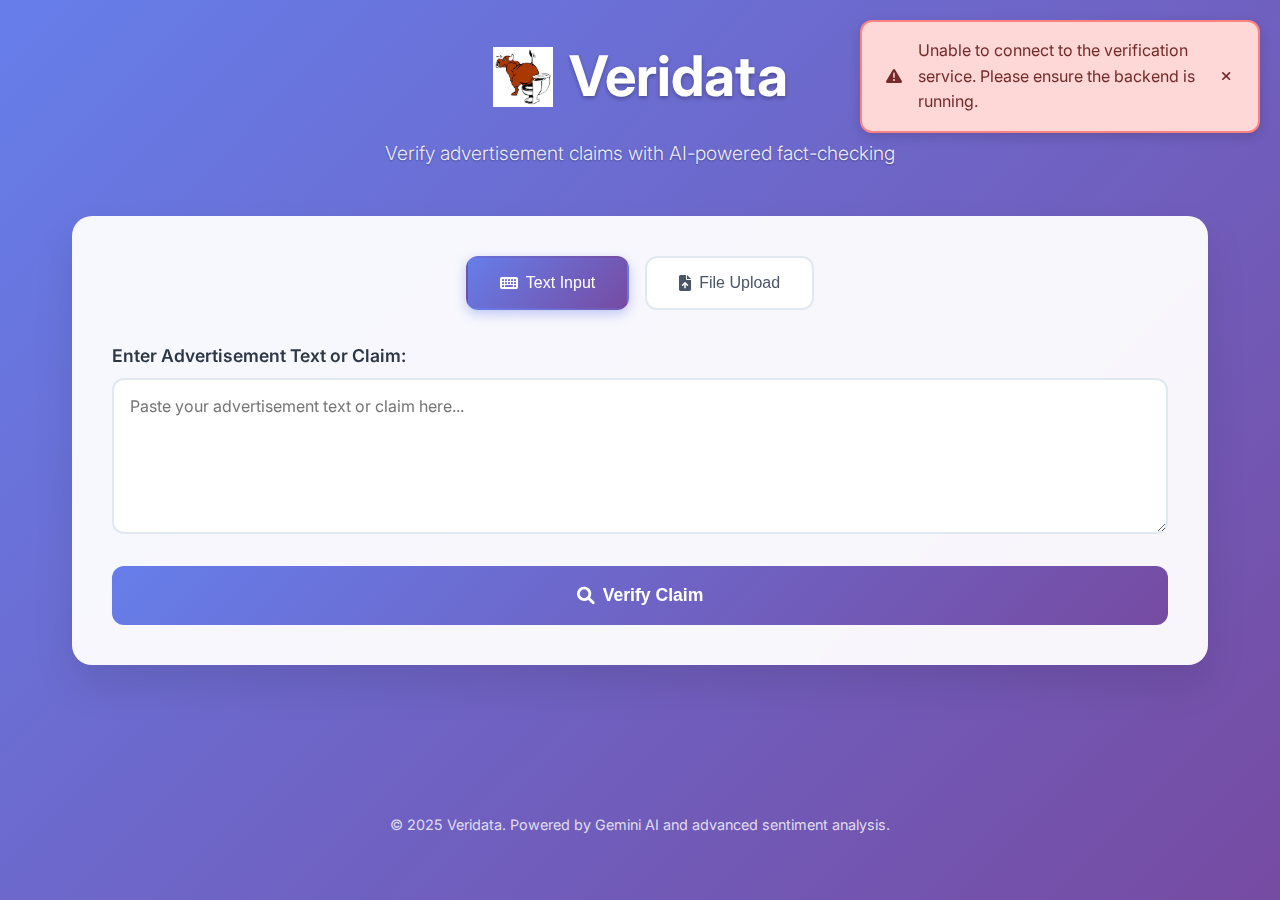
<file: frontend/index.html>
<!DOCTYPE html>
<html lang="en">
<head>
    <meta charset="UTF-8">
    <meta name="viewport" content="width=device-width, initial-scale=1.0">
    <title>Veridata - Advertisement Verification v2</title>
    <link rel="stylesheet" href="styles.css">
    <link href="https://fonts.googleapis.com/css2?family=Inter:wght@300;400;500;600;700&display=swap" rel="stylesheet">
    <link rel="stylesheet" href="https://cdnjs.cloudflare.com/ajax/libs/font-awesome/6.0.0/css/all.min.css">
</head>
<body>
    <div class="container">
        <!-- Header -->
        <header class="header">
            <a href="landing.html" class="logo" id="main-logo" style="text-decoration: none !important;">
                <img src="bullshit.jpg?v=3" alt="Veridata Logo" style="display: block !important; width: 60px !important; height: 60px !important;">
                <h1 style="text-decoration: none !important;">Veridata</h1>
            </a>
            <p class="tagline">Verify advertisement claims with AI-powered fact-checking</p>
        </header>

        <!-- Main Content -->
        <main class="main-content">
            <!-- Input Section -->
            <section class="input-section">
                <div class="input-toggle">
                    <button class="toggle-btn active" id="text-toggle">
                        <i class="fas fa-keyboard"></i>
                        Text Input
                    </button>
                    <button class="toggle-btn" id="file-toggle">
                        <i class="fas fa-file-upload"></i>
                        File Upload
                    </button>
                </div>

                <!-- Text Input Form -->
                <div class="input-form" id="text-form">
                    <form id="text-verification-form">
                        <div class="form-group">
                            <label for="advertisement-text">Enter Advertisement Text or Claim:</label>
                            <textarea 
                                id="advertisement-text" 
                                name="text" 
                                placeholder="Paste your advertisement text or claim here..."
                                rows="6"
                                required
                            ></textarea>
                        </div>
                        <button type="submit" class="verify-btn">
                            <i class="fas fa-search"></i>
                            Verify Claim
                        </button>
                    </form>
                </div>

                <!-- File Upload Form -->
                <div class="input-form hidden" id="file-form">
                    <form id="file-verification-form">
                        <div class="form-group">
                            <label for="advertisement-file">Upload Advertisement File:</label>
                            <div class="file-upload-area" id="file-upload-area">
                                <i class="fas fa-cloud-upload-alt"></i>
                                <p>Drag and drop your file here or click to browse</p>
                                <input type="file" id="advertisement-file" name="file" accept=".txt,.doc,.docx,.pdf" hidden>
                            </div>
                            <div class="file-info" id="file-info"></div>
                        </div>
                        <button type="submit" class="verify-btn">
                            <i class="fas fa-search"></i>
                            Verify File
                        </button>
                    </form>
                </div>
            </section>

            <!-- Loading Indicator -->
            <div class="loading" id="loading">
                <div class="loading-spinner"></div>
                <p>Analyzing advertisement claims...</p>
            </div>

            <!-- Results Section -->
            <section class="results-section" id="results-section">
                <h2>Verification Results</h2>
                
                <!-- Original Text -->
                <div class="result-card">
                    <h3><i class="fas fa-file-alt"></i> Original Text</h3>
                    <div class="original-text" id="original-text"></div>
                </div>

                <!-- Verification Status -->
                <div class="result-card">
                    <h3><i class="fas fa-check-circle"></i> Verification Status</h3>
                    <div class="verification-status" id="verification-status"></div>
                </div>

                <!-- Credibility Score -->
                <div class="result-card">
                    <h3><i class="fas fa-star"></i> Credibility Score</h3>
                    <div class="credibility-score">
                        <div class="score-circle" id="score-circle">
                            <span class="score-value" id="score-value">0%</span>
                        </div>
                        <div class="score-description" id="score-description"></div>
                    </div>
                </div>

                <!-- Sentiment Analysis -->
                <div class="result-card">
                    <h3><i class="fas fa-heart"></i> Sentiment Analysis</h3>
                    <div class="sentiment-analysis" id="sentiment-analysis"></div>
                </div>

                <!-- Fact Check Details -->
                <div class="result-card">
                    <h3><i class="fas fa-search"></i> Detailed Analysis</h3>
                    <div class="fact-check-details" id="fact-check-details"></div>
                </div>

                <!-- Recommendations -->
                <div class="result-card">
                    <h3><i class="fas fa-lightbulb"></i> Recommendations</h3>
                    <div class="recommendations" id="recommendations"></div>
                </div>
            </section>
        </main>

        <!-- Footer -->
        <footer class="footer">
            <p>&copy; 2025 Veridata. Powered by Gemini AI and advanced sentiment analysis.</p>
        </footer>
    </div>

    <script src="script.js"></script>
</body>
</html>
</file>
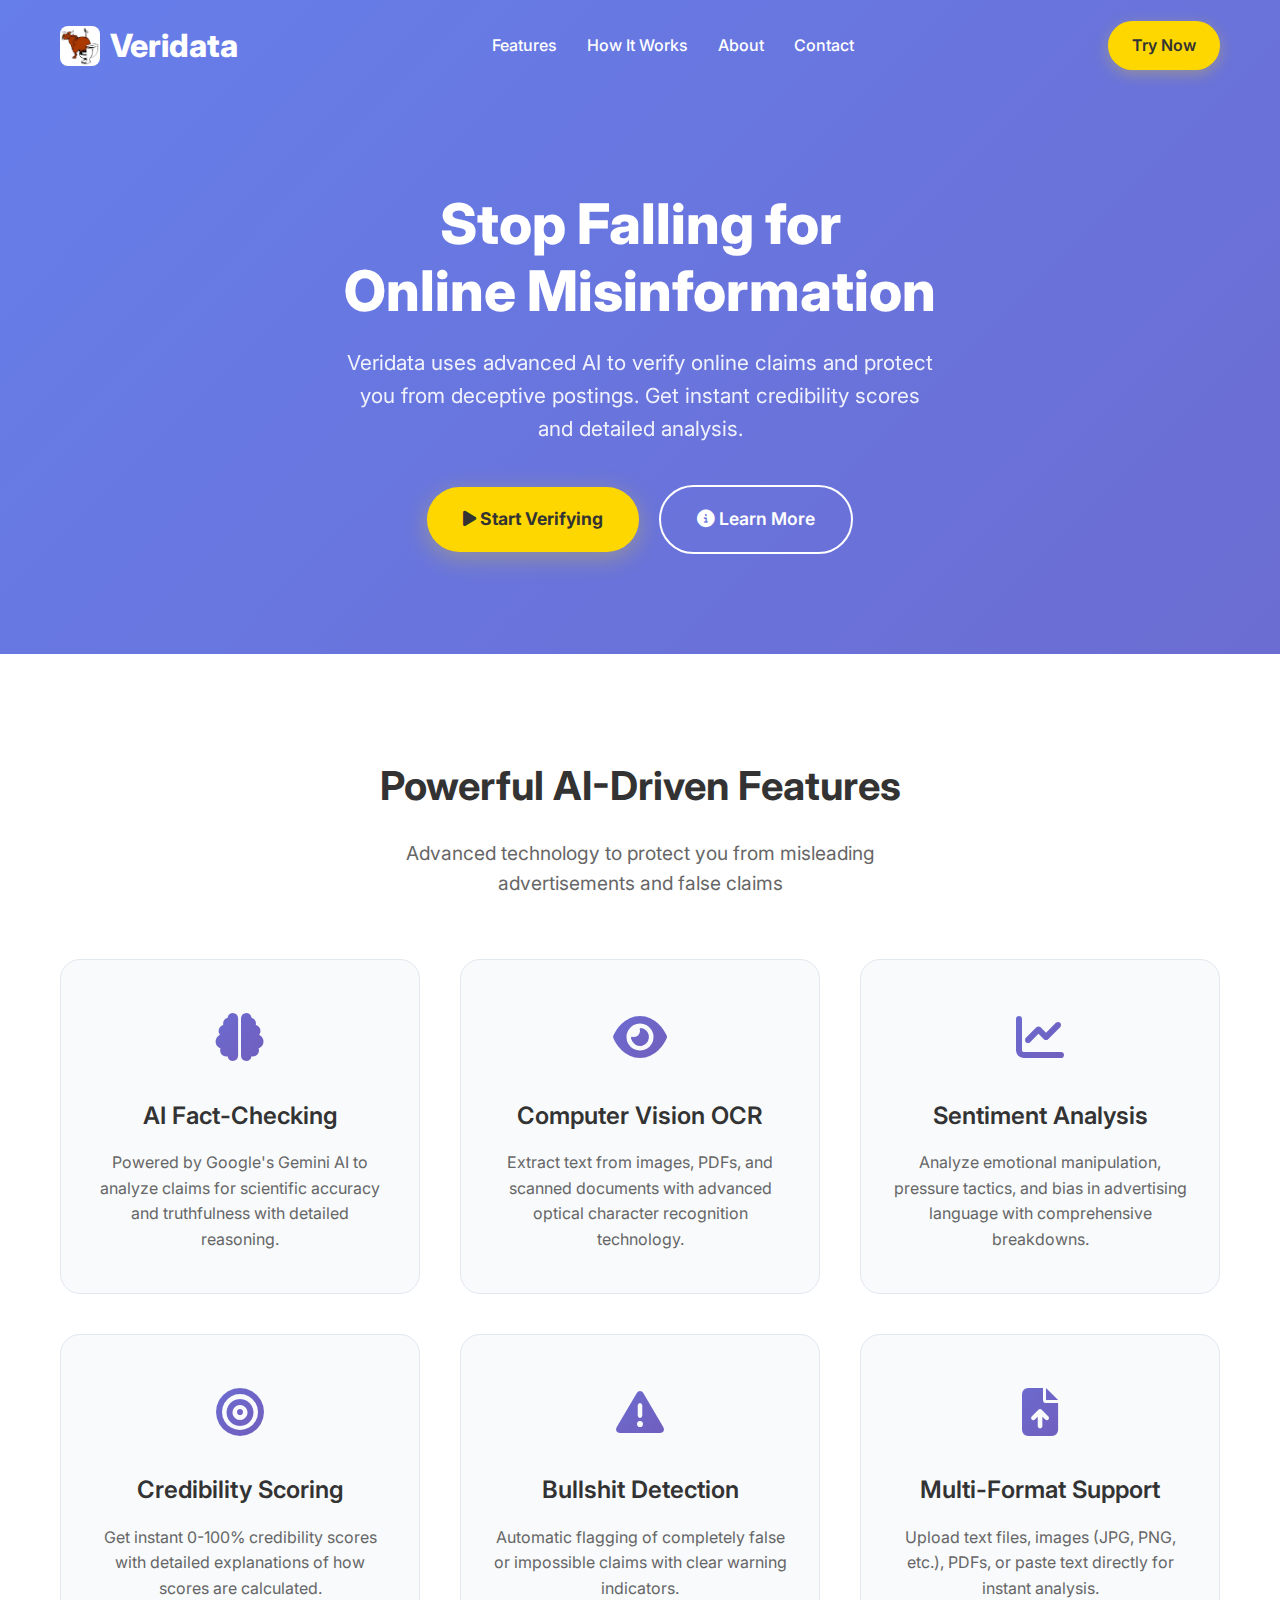
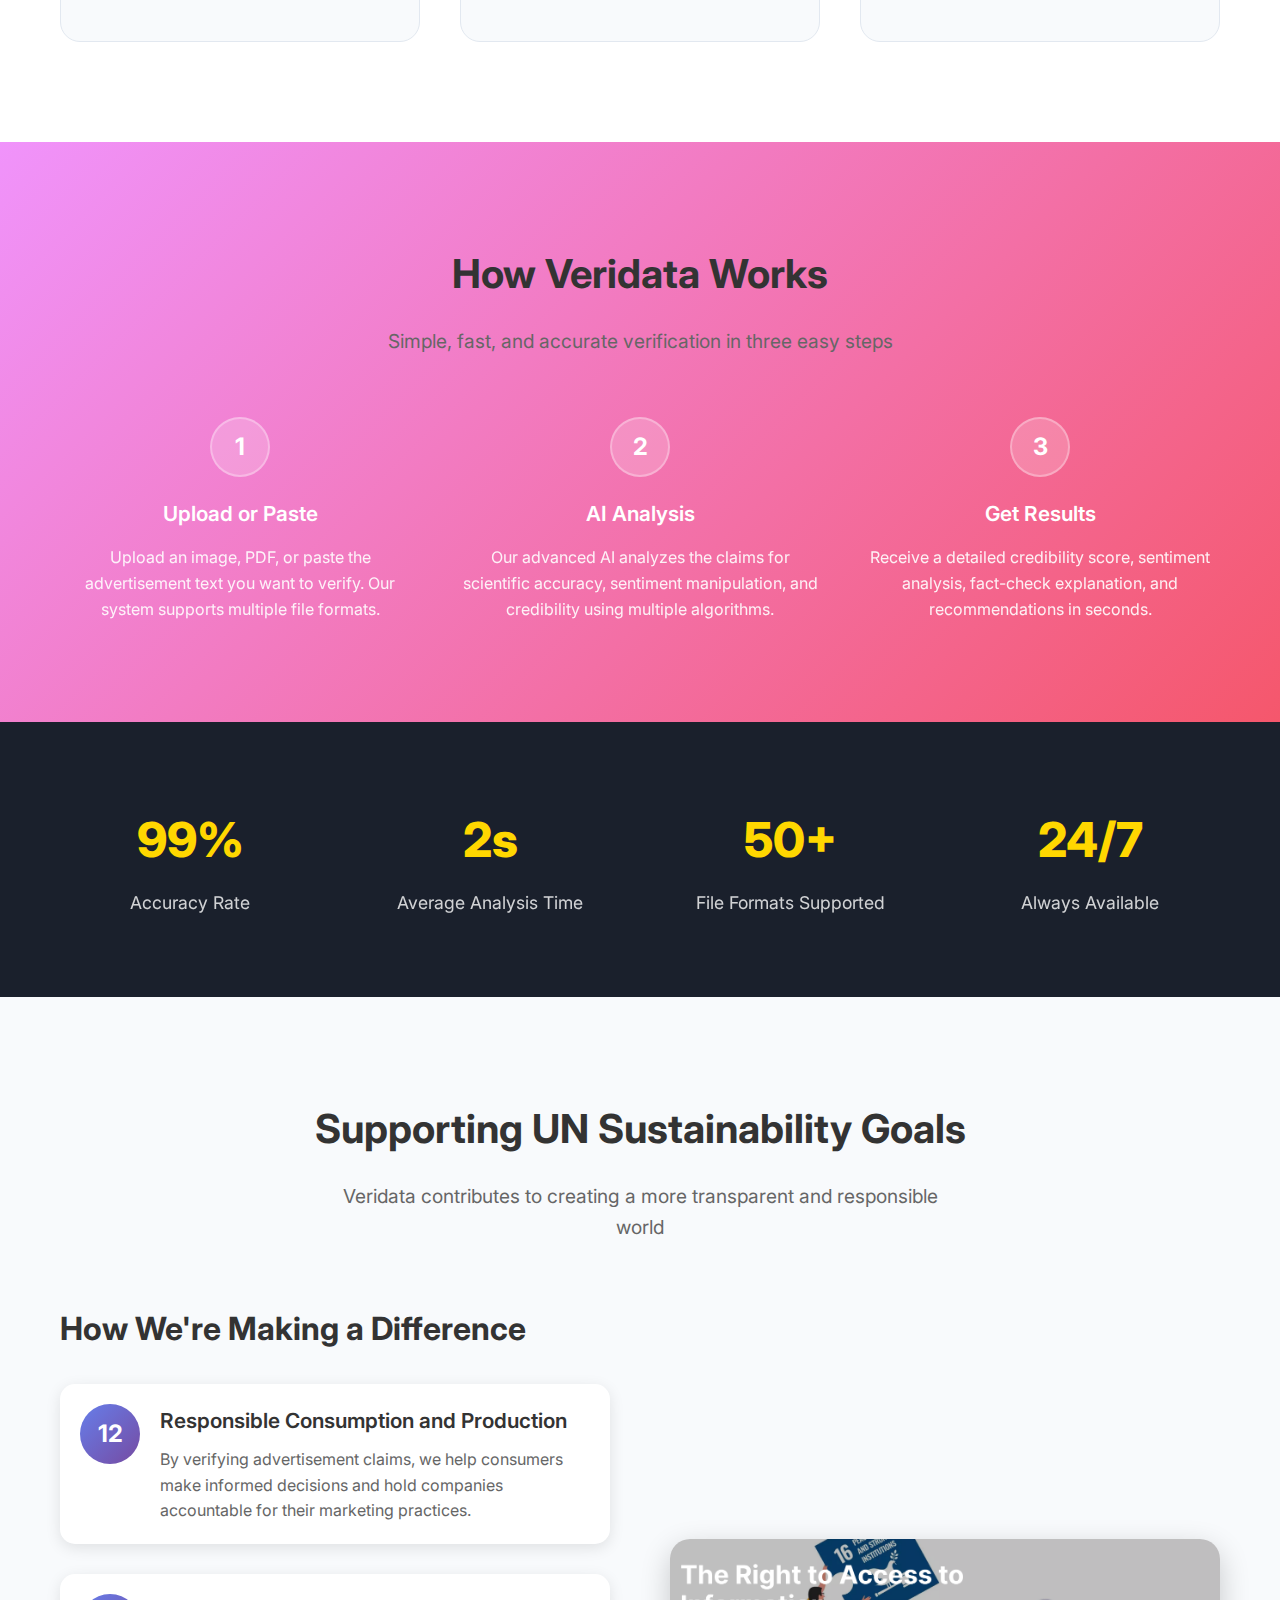
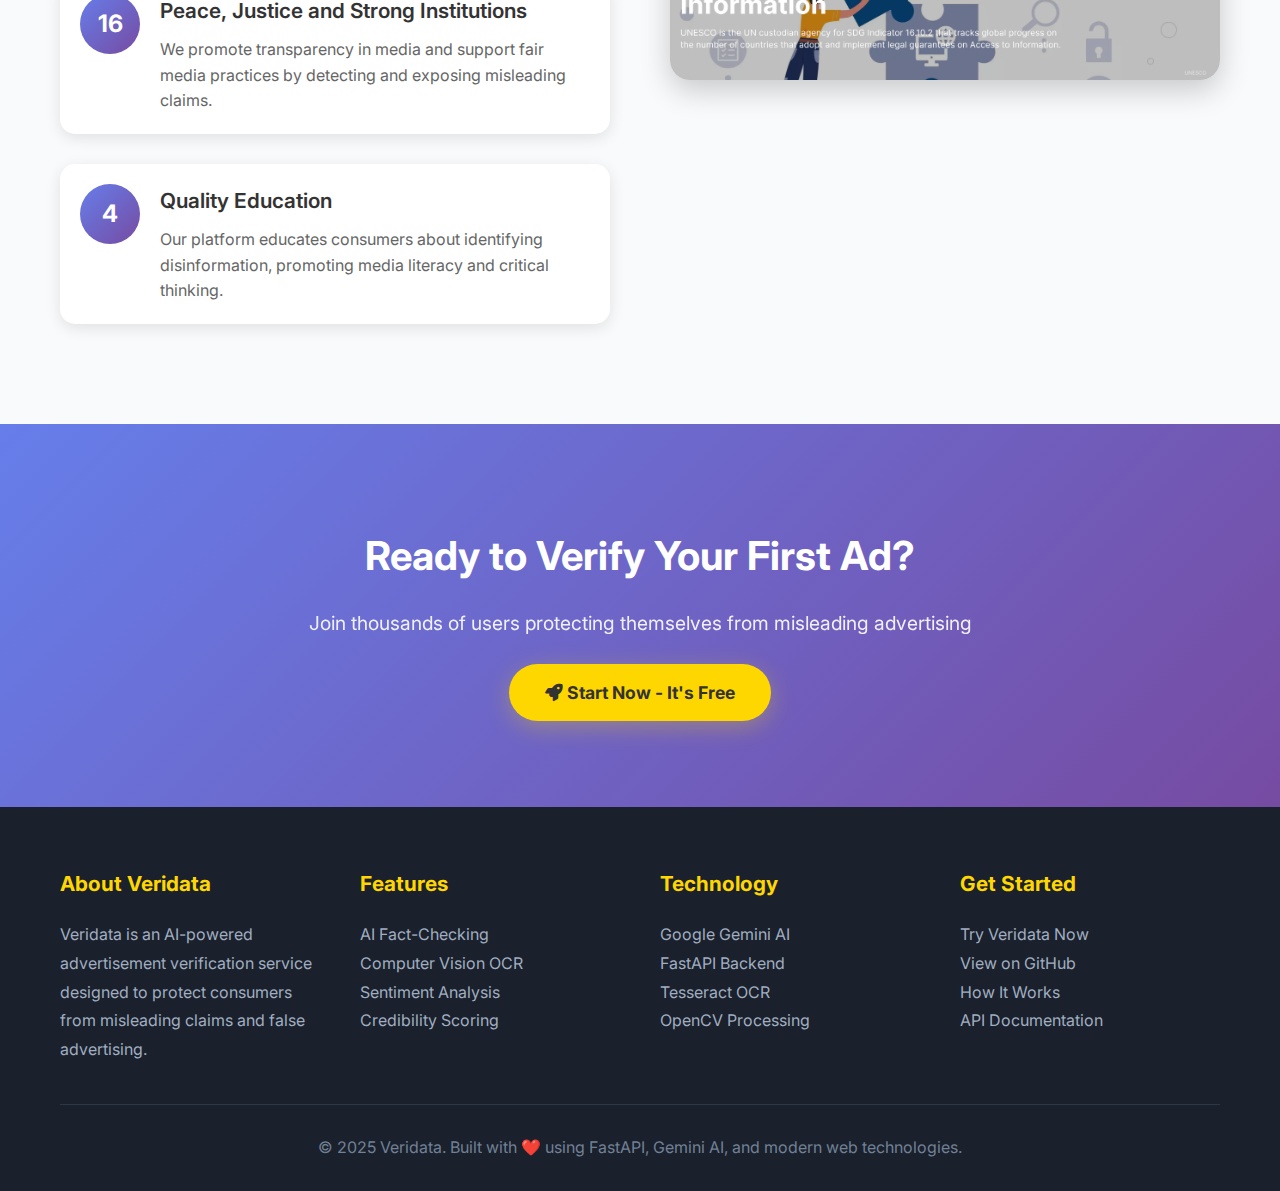
<file: frontend/landing.html>
<!DOCTYPE html>
<html lang="en">
<head>
    <meta charset="UTF-8">
    <meta name="viewport" content="width=device-width, initial-scale=1.0">
    <title>Veridata - AI-Powered Advertisement Verification</title>
    <meta name="description" content="Verify advertisement claims with AI-powered fact-checking and sentiment analysis. Protect yourself from misleading advertising with Veridata.">
    <link rel="stylesheet" href="https://cdnjs.cloudflare.com/ajax/libs/font-awesome/6.4.0/css/all.min.css">
    <link href="https://fonts.googleapis.com/css2?family=Inter:wght@300;400;500;600;700;800&display=swap" rel="stylesheet">
    <style>
        * {
            margin: 0;
            padding: 0;
            box-sizing: border-box;
        }

        body {
            font-family: 'Inter', sans-serif;
            line-height: 1.6;
            color: #333;
            background: linear-gradient(135deg, #667eea 0%, #764ba2 100%);
            min-height: 100vh;
        }

        .container {
            max-width: 1200px;
            margin: 0 auto;
            padding: 0 20px;
        }

        /* Header */
        header {
            padding: 20px 0;
            position: relative;
            z-index: 1000;
        }

        .header-content {
            display: flex;
            justify-content: space-between;
            align-items: center;
        }

        .logo {
            font-size: 2rem;
            font-weight: 800;
            color: white;
            text-decoration: none;
            display: flex;
            align-items: center;
            gap: 10px;
        }

        .logo img {
            height: 40px;
            width: 40px;
            object-fit: cover;
            border-radius: 8px;
        }

        .nav-links {
            display: flex;
            gap: 30px;
            list-style: none;
        }

        .nav-links a {
            color: white;
            text-decoration: none;
            font-weight: 500;
            transition: color 0.3s ease;
        }

        .nav-links a:hover {
            color: #ffd700;
        }

        .cta-button {
            background: #ffd700;
            color: #333;
            padding: 12px 24px;
            border-radius: 50px;
            text-decoration: none;
            font-weight: 600;
            transition: all 0.3s ease;
            box-shadow: 0 4px 15px rgba(255, 215, 0, 0.3);
        }

        .cta-button:hover {
            background: #ffed4a;
            transform: translateY(-2px);
            box-shadow: 0 6px 20px rgba(255, 215, 0, 0.4);
        }

        /* Hero Section */
        .hero {
            padding: 100px 0;
            text-align: center;
            color: white;
        }

        .hero h1 {
            font-size: 3.5rem;
            font-weight: 800;
            margin-bottom: 20px;
            line-height: 1.2;
        }

        .hero .subtitle {
            font-size: 1.3rem;
            margin-bottom: 40px;
            opacity: 0.9;
            max-width: 600px;
            margin-left: auto;
            margin-right: auto;
        }

        .hero-cta {
            display: flex;
            gap: 20px;
            justify-content: center;
            align-items: center;
            flex-wrap: wrap;
            margin-top: 40px;
        }

        .primary-cta {
            background: #ffd700;
            color: #333;
            padding: 18px 36px;
            border-radius: 50px;
            text-decoration: none;
            font-weight: 700;
            font-size: 1.1rem;
            transition: all 0.3s ease;
            box-shadow: 0 6px 25px rgba(255, 215, 0, 0.3);
        }

        .primary-cta:hover {
            background: #ffed4a;
            transform: translateY(-3px);
            box-shadow: 0 8px 30px rgba(255, 215, 0, 0.4);
        }

        .secondary-cta {
            color: white;
            padding: 18px 36px;
            border: 2px solid white;
            border-radius: 50px;
            text-decoration: none;
            font-weight: 600;
            font-size: 1.1rem;
            transition: all 0.3s ease;
        }

        .secondary-cta:hover {
            background: white;
            color: #667eea;
        }

        /* Features Section */
        .features {
            background: white;
            padding: 100px 0;
        }

        .section-title {
            text-align: center;
            font-size: 2.5rem;
            font-weight: 700;
            margin-bottom: 20px;
            color: #333;
        }

        .section-subtitle {
            text-align: center;
            font-size: 1.2rem;
            color: #666;
            margin-bottom: 60px;
            max-width: 600px;
            margin-left: auto;
            margin-right: auto;
        }

        .features-grid {
            display: grid;
            grid-template-columns: repeat(auto-fit, minmax(300px, 1fr));
            gap: 40px;
            margin-top: 60px;
        }

        .feature-card {
            background: #f8fafc;
            padding: 40px 30px;
            border-radius: 20px;
            text-align: center;
            transition: all 0.3s ease;
            border: 1px solid #e2e8f0;
        }

        .feature-card:hover {
            transform: translateY(-10px);
            box-shadow: 0 20px 40px rgba(0,0,0,0.1);
        }

        .feature-icon {
            font-size: 3rem;
            margin-bottom: 20px;
            background: linear-gradient(135deg, #667eea, #764ba2);
            -webkit-background-clip: text;
            -webkit-text-fill-color: transparent;
            background-clip: text;
        }

        .feature-card h3 {
            font-size: 1.5rem;
            font-weight: 600;
            margin-bottom: 15px;
            color: #333;
        }

        .feature-card p {
            color: #666;
            line-height: 1.6;
        }

        /* How It Works */
        .how-it-works {
            background: linear-gradient(135deg, #f093fb 0%, #f5576c 100%);
            padding: 100px 0;
            color: white;
        }

        .steps {
            display: grid;
            grid-template-columns: repeat(auto-fit, minmax(250px, 1fr));
            gap: 40px;
            margin-top: 60px;
        }

        .step {
            text-align: center;
            position: relative;
        }

        .step-number {
            width: 60px;
            height: 60px;
            background: rgba(255,255,255,0.2);
            border-radius: 50%;
            display: flex;
            align-items: center;
            justify-content: center;
            font-size: 1.5rem;
            font-weight: 700;
            margin: 0 auto 20px;
            border: 2px solid rgba(255,255,255,0.3);
        }

        .step h3 {
            font-size: 1.3rem;
            margin-bottom: 15px;
            font-weight: 600;
        }

        .step p {
            opacity: 0.9;
            line-height: 1.6;
        }

        /* Stats Section */
        .stats {
            background: #1a202c;
            padding: 80px 0;
            color: white;
        }

        .stats-grid {
            display: grid;
            grid-template-columns: repeat(auto-fit, minmax(200px, 1fr));
            gap: 40px;
            text-align: center;
        }

        .stat-item h3 {
            font-size: 3rem;
            font-weight: 800;
            color: #ffd700;
            margin-bottom: 10px;
        }

        .stat-item p {
            font-size: 1.1rem;
            opacity: 0.8;
        }

        /* UN Goals Section */
        .un-goals {
            background: #f8fafc;
            padding: 100px 0;
        }

        .un-goals-content {
            display: grid;
            grid-template-columns: 1fr 1fr;
            gap: 60px;
            align-items: center;
            margin-top: 60px;
        }

        .un-goals-text h3 {
            font-size: 2rem;
            font-weight: 700;
            margin-bottom: 30px;
            color: #333;
        }

        .goal-items {
            display: flex;
            flex-direction: column;
            gap: 30px;
        }

        .goal-item {
            display: flex;
            align-items: flex-start;
            gap: 20px;
            padding: 20px;
            background: white;
            border-radius: 15px;
            box-shadow: 0 4px 15px rgba(0,0,0,0.1);
            transition: transform 0.3s ease;
        }

        .goal-item:hover {
            transform: translateY(-5px);
        }

        .goal-number {
            min-width: 60px;
            height: 60px;
            background: linear-gradient(135deg, #667eea, #764ba2);
            color: white;
            border-radius: 50%;
            display: flex;
            align-items: center;
            justify-content: center;
            font-size: 1.5rem;
            font-weight: 700;
            flex-shrink: 0;
        }

        .goal-description h4 {
            font-size: 1.3rem;
            font-weight: 600;
            margin-bottom: 10px;
            color: #333;
        }

        .goal-description p {
            color: #666;
            line-height: 1.6;
        }

        .un-goals-image {
            text-align: center;
        }

        .un-goals-image img {
            max-width: 100%;
            height: auto;
            border-radius: 20px;
            box-shadow: 0 10px 30px rgba(0,0,0,0.2);
        }

        /* CTA Section */
        .final-cta {
            background: linear-gradient(135deg, #667eea 0%, #764ba2 100%);
            padding: 100px 0;
            text-align: center;
            color: white;
        }

        .final-cta h2 {
            font-size: 2.5rem;
            font-weight: 700;
            margin-bottom: 20px;
        }

        .final-cta p {
            font-size: 1.2rem;
            margin-bottom: 40px;
            opacity: 0.9;
        }

        /* Footer */
        footer {
            background: #1a202c;
            padding: 60px 0 30px;
            color: white;
        }

        .footer-content {
            display: grid;
            grid-template-columns: repeat(auto-fit, minmax(250px, 1fr));
            gap: 40px;
            margin-bottom: 40px;
        }

        .footer-section h3 {
            font-size: 1.3rem;
            margin-bottom: 20px;
            color: #ffd700;
        }

        .footer-section p, .footer-section a {
            color: #a0aec0;
            text-decoration: none;
            line-height: 1.8;
        }

        .footer-section a:hover {
            color: #ffd700;
        }

        .footer-bottom {
            border-top: 1px solid #2d3748;
            padding-top: 30px;
            text-align: center;
            color: #718096;
        }

        /* Responsive Design */
        @media (max-width: 768px) {
            .nav-links {
                display: none;
            }

            .hero h1 {
                font-size: 2.5rem;
            }

            .hero .subtitle {
                font-size: 1.1rem;
            }

            .hero-cta {
                flex-direction: column;
            }

            .section-title {
                font-size: 2rem;
            }

            .features-grid {
                grid-template-columns: 1fr;
            }

            .steps {
                grid-template-columns: 1fr;
            }

            .un-goals-content {
                grid-template-columns: 1fr;
                gap: 40px;
            }

            .un-goals-text h3 {
                font-size: 1.5rem;
            }

            .goal-item {
                flex-direction: column;
                text-align: center;
                gap: 15px;
            }
        }

        /* Animation */
        @keyframes fadeInUp {
            from {
                opacity: 0;
                transform: translateY(30px);
            }
            to {
                opacity: 1;
                transform: translateY(0);
            }
        }

        .animate-on-scroll {
            animation: fadeInUp 0.8s ease-out;
        }
    </style>
</head>
<body>
    <!-- Header -->
    <header>
        <div class="container">
            <div class="header-content">
                <a href="#" class="logo">
                    <img src="bullshit.jpg" alt="Veridata Logo">
                    <span>Veridata</span>
                </a>
                <nav>
                    <ul class="nav-links">
                        <li><a href="#features">Features</a></li>
                        <li><a href="#how-it-works">How It Works</a></li>
                        <li><a href="#about">About</a></li>
                        <li><a href="#contact">Contact</a></li>
                    </ul>
                </nav>
                                    <a href="index.html" class="cta-button">Try Now</a>
            </div>
        </div>
    </header>

    <!-- Hero Section -->
    <section class="hero">
        <div class="container">
            <h1>Stop Falling for<br>Online Misinformation</h1>
            <p class="subtitle">Veridata uses advanced AI to verify online claims and protect you from deceptive postings. Get instant credibility scores and detailed analysis.</p>
            <div class="hero-cta">
                <a href="index.html" class="primary-cta">
                    <i class="fas fa-play"></i> Start Verifying
                </a>
                <a href="#how-it-works" class="secondary-cta">
                    <i class="fas fa-info-circle"></i> Learn More
                </a>
            </div>
        </div>
    </section>

    <!-- Features Section -->
    <section class="features" id="features">
        <div class="container">
            <h2 class="section-title">Powerful AI-Driven Features</h2>
            <p class="section-subtitle">Advanced technology to protect you from misleading advertisements and false claims</p>
            
            <div class="features-grid">
                <div class="feature-card">
                    <div class="feature-icon">
                        <i class="fas fa-brain"></i>
                    </div>
                    <h3>AI Fact-Checking</h3>
                    <p>Powered by Google's Gemini AI to analyze claims for scientific accuracy and truthfulness with detailed reasoning.</p>
                </div>

                <div class="feature-card">
                    <div class="feature-icon">
                        <i class="fas fa-eye"></i>
                    </div>
                    <h3>Computer Vision OCR</h3>
                    <p>Extract text from images, PDFs, and scanned documents with advanced optical character recognition technology.</p>
                </div>

                <div class="feature-card">
                    <div class="feature-icon">
                        <i class="fas fa-chart-line"></i>
                    </div>
                    <h3>Sentiment Analysis</h3>
                    <p>Analyze emotional manipulation, pressure tactics, and bias in advertising language with comprehensive breakdowns.</p>
                </div>

                <div class="feature-card">
                    <div class="feature-icon">
                        <i class="fas fa-bullseye"></i>
                    </div>
                    <h3>Credibility Scoring</h3>
                    <p>Get instant 0-100% credibility scores with detailed explanations of how scores are calculated.</p>
                </div>

                <div class="feature-card">
                    <div class="feature-icon">
                        <i class="fas fa-exclamation-triangle"></i>
                    </div>
                    <h3>Bullshit Detection</h3>
                    <p>Automatic flagging of completely false or impossible claims with clear warning indicators.</p>
                </div>

                <div class="feature-card">
                    <div class="feature-icon">
                        <i class="fas fa-file-upload"></i>
                    </div>
                    <h3>Multi-Format Support</h3>
                    <p>Upload text files, images (JPG, PNG, etc.), PDFs, or paste text directly for instant analysis.</p>
                </div>
            </div>
        </div>
    </section>

    <!-- How It Works -->
    <section class="how-it-works" id="how-it-works">
        <div class="container">
            <h2 class="section-title">How Veridata Works</h2>
            <p class="section-subtitle">Simple, fast, and accurate verification in three easy steps</p>
            
            <div class="steps">
                <div class="step">
                    <div class="step-number">1</div>
                    <h3>Upload or Paste</h3>
                    <p>Upload an image, PDF, or paste the advertisement text you want to verify. Our system supports multiple file formats.</p>
                </div>

                <div class="step">
                    <div class="step-number">2</div>
                    <h3>AI Analysis</h3>
                    <p>Our advanced AI analyzes the claims for scientific accuracy, sentiment manipulation, and credibility using multiple algorithms.</p>
                </div>

                <div class="step">
                    <div class="step-number">3</div>
                    <h3>Get Results</h3>
                    <p>Receive a detailed credibility score, sentiment analysis, fact-check explanation, and recommendations in seconds.</p>
                </div>
            </div>
        </div>
    </section>

    <!-- Stats Section -->
    <section class="stats">
        <div class="container">
            <div class="stats-grid">
                <div class="stat-item">
                    <h3>99%</h3>
                    <p>Accuracy Rate</p>
                </div>
                <div class="stat-item">
                    <h3>2s</h3>
                    <p>Average Analysis Time</p>
                </div>
                <div class="stat-item">
                    <h3>50+</h3>
                    <p>File Formats Supported</p>
                </div>
                <div class="stat-item">
                    <h3>24/7</h3>
                    <p>Always Available</p>
                </div>
            </div>
        </div>
    </section>

    <!-- UN Sustainability Goals -->
    <section class="un-goals">
        <div class="container">
            <h2 class="section-title">Supporting UN Sustainability Goals</h2>
            <p class="section-subtitle">Veridata contributes to creating a more transparent and responsible world</p>
            
            <div class="un-goals-content">
                <div class="un-goals-text">
                    <h3>How We're Making a Difference</h3>
                    <div class="goal-items">
                        <div class="goal-item">
                            <div class="goal-number">12</div>
                            <div class="goal-description">
                                <h4>Responsible Consumption and Production</h4>
                                <p>By verifying advertisement claims, we help consumers make informed decisions and hold companies accountable for their marketing practices.</p>
                            </div>
                        </div>
                        
                        <div class="goal-item">
                            <div class="goal-number">16</div>
                            <div class="goal-description">
                                <h4>Peace, Justice and Strong Institutions</h4>
                                <p>We promote transparency in media and support fair media practices by detecting and exposing misleading claims.</p>
                            </div>
                        </div>
                        
                        <div class="goal-item">
                            <div class="goal-number">4</div>
                            <div class="goal-description">
                                <h4>Quality Education</h4>
                                <p>Our platform educates consumers about identifying disinformation, promoting media literacy and critical thinking.</p>
                            </div>
                        </div>
                    </div>
                </div>
                
                <div class="un-goals-image">
                    <img src="UNGoal.png" alt="UN Sustainable Development Goals">
                </div>
            </div>
        </div>
    </section>

    <!-- Final CTA -->
    <section class="final-cta">
        <div class="container">
            <h2>Ready to Verify Your First Ad?</h2>
            <p>Join thousands of users protecting themselves from misleading advertising</p>
            <a href="index.html" class="primary-cta">
                <i class="fas fa-rocket"></i> Start Now - It's Free
            </a>
        </div>
    </section>

    <!-- Footer -->
    <footer id="about">
        <div class="container">
            <div class="footer-content">
                <div class="footer-section">
                    <h3>About Veridata</h3>
                    <p>Veridata is an AI-powered advertisement verification service designed to protect consumers from misleading claims and false advertising.</p>
                </div>
                
                <div class="footer-section">
                    <h3>Features</h3>
                    <p><a href="#features">AI Fact-Checking</a></p>
                    <p><a href="#features">Computer Vision OCR</a></p>
                    <p><a href="#features">Sentiment Analysis</a></p>
                    <p><a href="#features">Credibility Scoring</a></p>
                </div>
                
                <div class="footer-section">
                    <h3>Technology</h3>
                    <p>Google Gemini AI</p>
                    <p>FastAPI Backend</p>
                    <p>Tesseract OCR</p>
                    <p>OpenCV Processing</p>
                </div>
                
                <div class="footer-section" id="contact">
                    <h3>Get Started</h3>
                    <p><a href="index.html">Try Veridata Now</a></p>
                    <p><a href="https://github.com/zach3141592/SolutionHacks2025">View on GitHub</a></p>
                    <p><a href="#how-it-works">How It Works</a></p>
                    <p><a href="backend/main.py">API Documentation</a></p>
                </div>
            </div>
            
            <div class="footer-bottom">
                <p>&copy; 2025 Veridata. Built with ❤️ using FastAPI, Gemini AI, and modern web technologies.</p>
            </div>
        </div>
    </footer>

    <script>
        // Smooth scrolling for anchor links
        document.querySelectorAll('a[href^="#"]').forEach(anchor => {
            anchor.addEventListener('click', function (e) {
                e.preventDefault();
                const target = document.querySelector(this.getAttribute('href'));
                if (target) {
                    target.scrollIntoView({
                        behavior: 'smooth',
                        block: 'start'
                    });
                }
            });
        });

        // Add animation class to elements when they come into view
        const observerOptions = {
            threshold: 0.1,
            rootMargin: '0px 0px -50px 0px'
        };

        const observer = new IntersectionObserver((entries) => {
            entries.forEach(entry => {
                if (entry.isIntersecting) {
                    entry.target.classList.add('animate-on-scroll');
                }
            });
        }, observerOptions);

        // Observe all feature cards and steps
        document.querySelectorAll('.feature-card, .step, .stat-item').forEach(el => {
            observer.observe(el);
        });
    </script>
</body>
</html>
</file>
<file: frontend/styles.css>
/* Reset and Base Styles */
* {
    margin: 0;
    padding: 0;
    box-sizing: border-box;
}

body {
    font-family: 'Inter', -apple-system, BlinkMacSystemFont, 'Segoe UI', sans-serif;
    line-height: 1.6;
    color: #2d3748;
    background: linear-gradient(135deg, #667eea 0%, #764ba2 100%);
    min-height: 100vh;
}

.container {
    max-width: 1200px;
    margin: 0 auto;
    padding: 2rem;
    min-height: 100vh;
    display: flex;
    flex-direction: column;
}

/* Header Styles */
.header {
    text-align: center;
    margin-bottom: 3rem;
}

.logo {
    display: flex;
    align-items: center;
    justify-content: center;
    gap: 1rem;
    margin-bottom: 1rem;
}

.logo i {
    font-size: 3rem;
    color: #ffffff;
    text-shadow: 0 2px 4px rgba(0,0,0,0.3);
}

.logo h1 {
    font-size: 3.5rem;
    font-weight: 700;
    color: #ffffff;
    text-shadow: 0 2px 4px rgba(0,0,0,0.3);
}

.tagline {
    font-size: 1.2rem;
    color: rgba(255, 255, 255, 0.9);
    font-weight: 300;
    text-shadow: 0 1px 2px rgba(0,0,0,0.3);
}

/* Main Content */
.main-content {
    flex: 1;
    display: flex;
    flex-direction: column;
    gap: 2rem;
}

/* Input Section */
.input-section {
    background: rgba(255, 255, 255, 0.95);
    border-radius: 20px;
    padding: 2.5rem;
    box-shadow: 0 20px 40px rgba(0,0,0,0.1);
    backdrop-filter: blur(10px);
}

.input-toggle {
    display: flex;
    gap: 1rem;
    margin-bottom: 2rem;
    justify-content: center;
}

.toggle-btn {
    display: flex;
    align-items: center;
    gap: 0.5rem;
    padding: 1rem 2rem;
    border: 2px solid #e2e8f0;
    background: white;
    border-radius: 12px;
    font-size: 1rem;
    font-weight: 500;
    cursor: pointer;
    transition: all 0.3s ease;
    color: #4a5568;
}

.toggle-btn:hover {
    border-color: #667eea;
    transform: translateY(-2px);
    box-shadow: 0 4px 12px rgba(102, 126, 234, 0.3);
}

.toggle-btn.active {
    background: linear-gradient(135deg, #667eea 0%, #764ba2 100%);
    color: white;
    border-color: transparent;
    box-shadow: 0 4px 12px rgba(102, 126, 234, 0.4);
}

/* Form Styles */
.input-form {
    transition: all 0.3s ease;
}

.input-form.hidden {
    display: none;
}

.form-group {
    margin-bottom: 1.5rem;
}

.form-group label {
    display: block;
    margin-bottom: 0.5rem;
    font-weight: 600;
    color: #2d3748;
    font-size: 1.1rem;
}

textarea {
    width: 100%;
    padding: 1rem;
    border: 2px solid #e2e8f0;
    border-radius: 12px;
    font-size: 1rem;
    font-family: inherit;
    resize: vertical;
    transition: all 0.3s ease;
}

textarea:focus {
    outline: none;
    border-color: #667eea;
    box-shadow: 0 0 0 3px rgba(102, 126, 234, 0.1);
}

/* File Upload Area */
.file-upload-area {
    border: 2px dashed #cbd5e0;
    border-radius: 12px;
    padding: 3rem 2rem;
    text-align: center;
    cursor: pointer;
    transition: all 0.3s ease;
    background: #f8fafc;
}

.file-upload-area:hover {
    border-color: #667eea;
    background: #edf2f7;
}

.file-upload-area.drag-over {
    border-color: #667eea;
    background: rgba(102, 126, 234, 0.1);
}

.file-upload-area i {
    font-size: 3rem;
    color: #a0aec0;
    margin-bottom: 1rem;
}

.file-upload-area p {
    color: #718096;
    font-size: 1.1rem;
}

.file-info {
    margin-top: 1rem;
    padding: 1rem;
    background: #e6fffa;
    border-radius: 8px;
    color: #2d3748;
    display: none;
}

.file-info.show {
    display: block;
}

/* Verify Button */
.verify-btn {
    display: flex;
    align-items: center;
    justify-content: center;
    gap: 0.5rem;
    width: 100%;
    padding: 1.2rem 2rem;
    background: linear-gradient(135deg, #667eea 0%, #764ba2 100%);
    color: white;
    border: none;
    border-radius: 12px;
    font-size: 1.1rem;
    font-weight: 600;
    cursor: pointer;
    transition: all 0.3s ease;
    margin-top: 1rem;
}

.verify-btn:hover {
    transform: translateY(-2px);
    box-shadow: 0 8px 25px rgba(102, 126, 234, 0.4);
}

.verify-btn:disabled {
    opacity: 0.6;
    cursor: not-allowed;
    transform: none;
}

/* Loading Indicator */
.loading {
    display: none;
    text-align: center;
    padding: 3rem;
    background: rgba(255, 255, 255, 0.95);
    border-radius: 20px;
    box-shadow: 0 20px 40px rgba(0,0,0,0.1);
}

.loading.show {
    display: block;
}

.loading-spinner {
    width: 60px;
    height: 60px;
    border: 4px solid #e2e8f0;
    border-top: 4px solid #667eea;
    border-radius: 50%;
    animation: spin 1s linear infinite;
    margin: 0 auto 1rem;
}

@keyframes spin {
    0% { transform: rotate(0deg); }
    100% { transform: rotate(360deg); }
}

.loading p {
    font-size: 1.1rem;
    color: #4a5568;
    font-weight: 500;
}

/* Results Section */
.results-section {
    display: none;
    background: rgba(255, 255, 255, 0.95);
    border-radius: 20px;
    padding: 2.5rem;
    box-shadow: 0 20px 40px rgba(0,0,0,0.1);
    backdrop-filter: blur(10px);
}

.results-section.show {
    display: block;
    animation: fadeInUp 0.6s ease;
}

@keyframes fadeInUp {
    from {
        opacity: 0;
        transform: translateY(30px);
    }
    to {
        opacity: 1;
        transform: translateY(0);
    }
}

.results-section h2 {
    text-align: center;
    font-size: 2rem;
    color: #2d3748;
    margin-bottom: 2rem;
    font-weight: 700;
}

/* Result Cards */
.result-card {
    background: white;
    border-radius: 16px;
    padding: 2rem;
    margin-bottom: 1.5rem;
    box-shadow: 0 4px 6px rgba(0,0,0,0.05);
    border: 1px solid #e2e8f0;
    transition: all 0.3s ease;
}

.result-card:hover {
    transform: translateY(-2px);
    box-shadow: 0 8px 25px rgba(0,0,0,0.1);
}

.result-card h3 {
    display: flex;
    align-items: center;
    gap: 0.5rem;
    margin-bottom: 1rem;
    color: #2d3748;
    font-size: 1.3rem;
    font-weight: 600;
}

.result-card h3 i {
    color: #667eea;
}

/* Original Text */
.original-text {
    background: #f8fafc;
    padding: 1.5rem;
    border-radius: 12px;
    border-left: 4px solid #667eea;
    font-style: italic;
    color: #4a5568;
    line-height: 1.6;
}

/* Verification Status */
.verification-status {
    font-size: 1.2rem;
    font-weight: 600;
    padding: 1rem 1.5rem;
    border-radius: 12px;
    text-align: center;
}

.verification-status.verified {
    background: #c6f6d5;
    color: #22543d;
    border: 2px solid #68d391;
}

.verification-status.partially-verified {
    background: #fef5e7;
    color: #744210;
    border: 2px solid #f6e05e;
}

.verification-status.unverified,
.verification-status.misleading {
    background: #fed7d7;
    color: #742a2a;
    border: 2px solid #fc8181;
}

/* Credibility Score */
.credibility-score {
    display: flex;
    align-items: center;
    gap: 2rem;
    position: relative;
}

.score-circle {
    width: 120px;
    height: 120px;
    border-radius: 50%;
    display: flex;
    align-items: center;
    justify-content: center;
    position: relative;
    background: conic-gradient(#667eea 0deg, #e2e8f0 0deg);
}

.score-value {
    font-size: 1.5rem;
    font-weight: 700;
    color: #2d3748;
}

.score-description {
    flex: 1;
    font-size: 1.1rem;
    color: #4a5568;
    line-height: 1.6;
}

/* Sentiment Analysis */
.sentiment-analysis {
    display: grid;
    grid-template-columns: repeat(auto-fit, minmax(200px, 1fr));
    gap: 1rem;
}

.sentiment-item {
    background: #f8fafc;
    padding: 1rem;
    border-radius: 12px;
    text-align: center;
}

.sentiment-item .label {
    font-size: 0.9rem;
    color: #718096;
    margin-bottom: 0.5rem;
    text-transform: uppercase;
    font-weight: 600;
    letter-spacing: 0.5px;
}

.sentiment-item .value {
    font-size: 1.3rem;
    font-weight: 700;
    color: #2d3748;
}

.sentiment-positive { border-left: 4px solid #48bb78; }
.sentiment-negative { border-left: 4px solid #f56565; }
.sentiment-neutral { border-left: 4px solid #ed8936; }

/* Fact Check Details */
.fact-check-details {
    background: #f8fafc;
    padding: 1.5rem;
    border-radius: 12px;
    color: #4a5568;
    line-height: 1.7;
    font-size: 1rem;
}

/* Recommendations */
.recommendations {
    list-style: none;
}

.recommendation-item {
    background: #e6fffa;
    padding: 1rem 1.5rem;
    margin-bottom: 0.5rem;
    border-radius: 12px;
    border-left: 4px solid #38b2ac;
    color: #2d3748;
    line-height: 1.6;
}

/* Footer */
.footer {
    text-align: center;
    padding: 2rem 0;
    margin-top: 2rem;
}

.footer p {
    color: rgba(255, 255, 255, 0.8);
    font-size: 0.9rem;
}

/* Responsive Design */
@media (max-width: 768px) {
    .container {
        padding: 1rem;
    }
    
    .logo h1 {
        font-size: 2.5rem;
    }
    
    .input-section,
    .results-section {
        padding: 1.5rem;
    }
    
    .input-toggle {
        flex-direction: column;
        align-items: center;
    }
    
    .toggle-btn {
        width: 100%;
        max-width: 300px;
    }
    
    .credibility-score {
        flex-direction: column;
        text-align: center;
        gap: 1rem;
    }
    
    .sentiment-analysis {
        grid-template-columns: 1fr;
    }
}

@media (max-width: 480px) {
    .logo h1 {
        font-size: 2rem;
    }
    
    .tagline {
        font-size: 1rem;
    }
    
    .result-card {
        padding: 1.5rem;
    }
    
    .score-circle {
        width: 100px;
        height: 100px;
    }
    
    .score-value {
        font-size: 1.2rem;
    }
}

/* Bullshit Indicator Styles */
.bullshit-indicator {
    width: 150px;
    height: 150px;
    border-radius: 50%;
    border: 5px solid #e53e3e;
    background: white;
    box-shadow: 0 8px 30px rgba(229, 62, 62, 0.6);
    opacity: 0;
    transform: scale(0);
    transition: all 0.5s cubic-bezier(0.68, -0.55, 0.265, 1.55);
    object-fit: cover;
    margin-left: 2rem;
    flex-shrink: 0;
}

.bullshit-indicator.show {
    opacity: 1;
    transform: scale(1);
    animation: pulse-red 2s infinite;
}

.bullshit-text-indicator {
    background: linear-gradient(135deg, #e53e3e, #fc8181);
    color: white;
    padding: 1.5rem 2rem;
    border-radius: 35px;
    font-size: 1.5rem;
    font-weight: 700;
    text-align: center;
    box-shadow: 0 8px 30px rgba(229, 62, 62, 0.6);
    border: 4px solid white;
    opacity: 0;
    transform: scale(0);
    transition: all 0.5s cubic-bezier(0.68, -0.55, 0.265, 1.55);
    white-space: nowrap;
    text-shadow: 0 2px 4px rgba(0,0,0,0.4);
    margin-left: 2rem;
    flex-shrink: 0;
    align-self: center;
}

.bullshit-text-indicator.show {
    opacity: 1;
    transform: scale(1);
    animation: shake-warning 3s infinite;
}

@keyframes pulse-red {
    0%, 100% {
        box-shadow: 0 4px 15px rgba(229, 62, 62, 0.4);
        border-color: #e53e3e;
    }
    50% {
        box-shadow: 0 6px 25px rgba(229, 62, 62, 0.8);
        border-color: #fc8181;
    }
}

@keyframes shake-warning {
    0%, 90%, 100% {
        transform: scale(1);
    }
    2%, 4% {
        transform: scale(1.05) translateX(-2px);
    }
    1%, 3%, 5% {
        transform: scale(1.05) translateX(2px);
    }
}

/* Ensure bullshit indicator appears properly on mobile */
@media (max-width: 768px) {
    .bullshit-indicator {
        width: 100px;
        height: 100px;
        margin-left: 1rem;
    }
    
    .bullshit-text-indicator {
        padding: 1rem 1.5rem;
        font-size: 1.2rem;
        margin-left: 1rem;
    }
    
    .credibility-score {
        flex-direction: column;
        align-items: center;
        gap: 1.5rem;
    }
}
</file>
